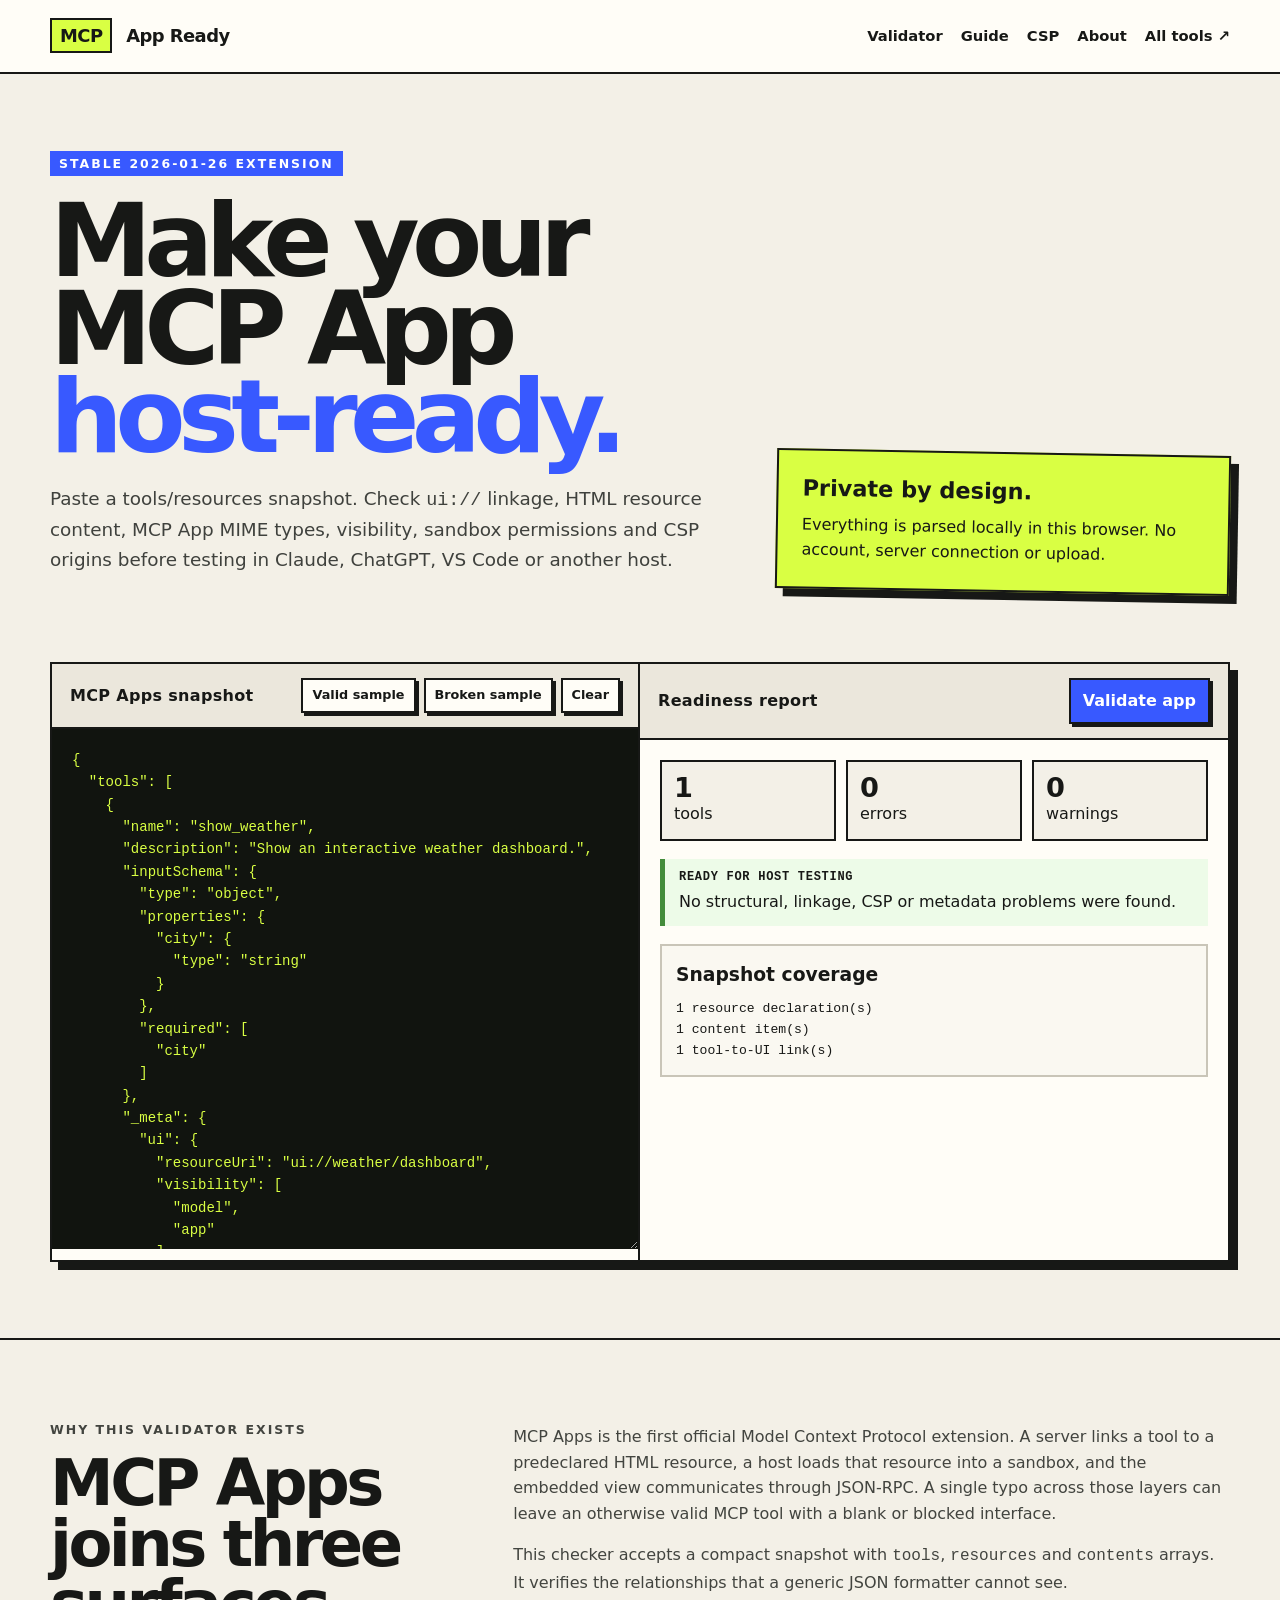
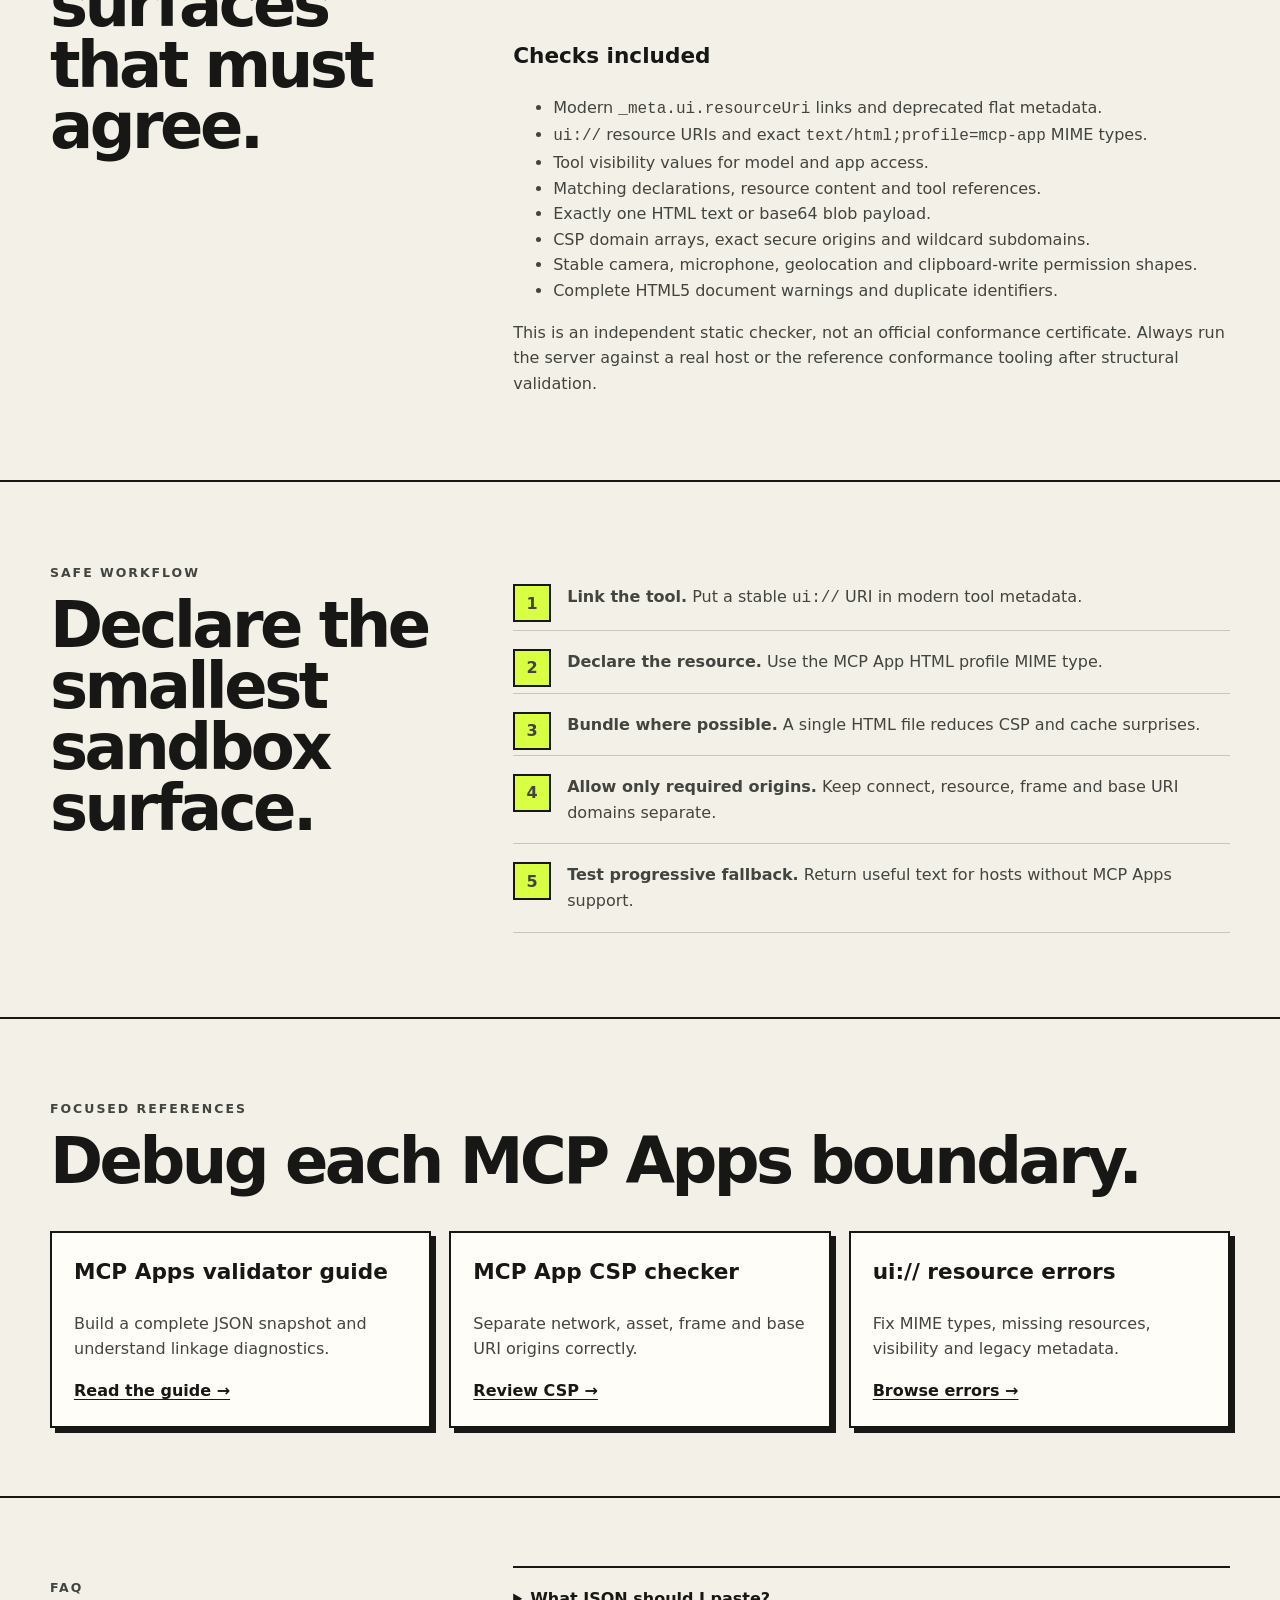
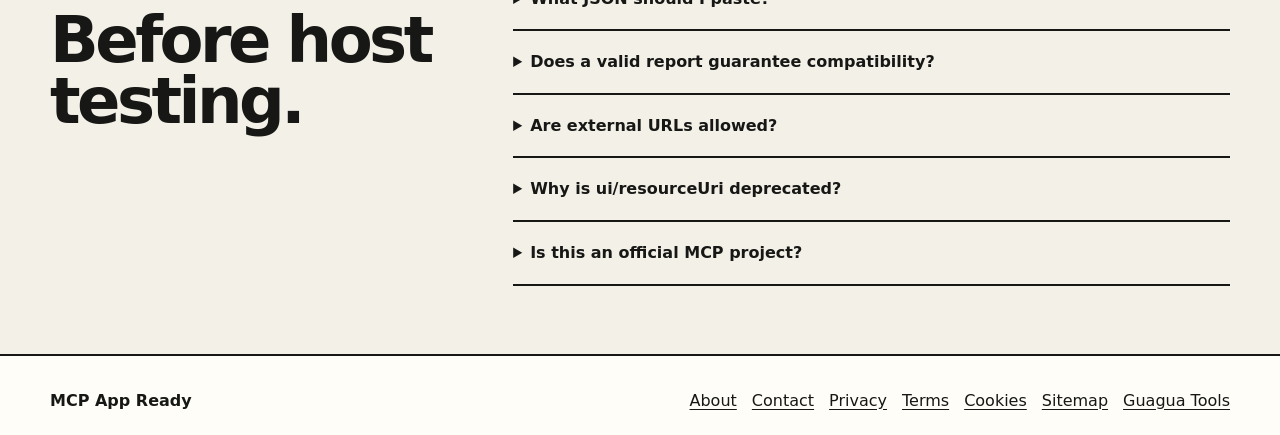
<file: index.html>
<!doctype html>
<html lang="en"><head>
<meta charset="utf-8"><meta name="viewport" content="width=device-width,initial-scale=1">
<title>MCP Apps Validator & CSP Checker — Free Online Tool</title>
<meta name="description" content="Validate MCP Apps tool metadata, ui:// resources, HTML content, CSP origins, permissions and resource links against the stable 2026-01-26 extension.">
<link rel="canonical" href="https://mcpapps.guagua-alvin.top/"><link rel="stylesheet" href="/styles.css"><link rel="icon" href="/favicon.svg" type="image/svg+xml">
<meta property="og:title" content="MCP Apps Validator & CSP Checker"><meta property="og:description" content="Check MCP App resources, tool links and sandbox metadata in your browser."><meta property="og:url" content="https://mcpapps.guagua-alvin.top/"><meta property="og:type" content="website"><meta name="twitter:card" content="summary">
<script async src="https://pagead2.googlesyndication.com/pagead/js/adsbygoogle.js?client=ca-pub-3191558815455000" crossorigin="anonymous"></script>
<script type="application/ld+json">{"@context":"https://schema.org","@type":"SoftwareApplication","name":"MCP App Ready","applicationCategory":"DeveloperApplication","operatingSystem":"Web","url":"https://mcpapps.guagua-alvin.top/","description":"Browser-based validator for MCP Apps tool metadata, UI resources and CSP.","offers":{"@type":"Offer","price":"0","priceCurrency":"USD"},"isAccessibleForFree":true}</script>
<script type="application/ld+json">{"@context":"https://schema.org","@type":"FAQPage","mainEntity":[{"@type":"Question","name":"What does the MCP Apps validator check?","acceptedAnswer":{"@type":"Answer","text":"It checks tool-to-resource links, ui:// URIs, MCP App MIME types, HTML payloads, CSP origins, permissions, visibility and deprecated metadata."}},{"@type":"Question","name":"Does the checker upload my MCP server data?","acceptedAnswer":{"@type":"Answer","text":"No. The pasted JSON is parsed locally in your browser."}},{"@type":"Question","name":"Which MCP Apps version is targeted?","acceptedAnswer":{"@type":"Answer","text":"The checker targets the stable 2026-01-26 MCP Apps extension and notes independent interoperability checks separately."}}]}</script>
</head><body>
<header><div class="shell topbar"><a class="brand" href="/"><span>MCP</span> App Ready</a><nav aria-label="Primary navigation"><a href="#validator">Validator</a><a href="/mcp-apps-validator">Guide</a><a href="/mcp-app-csp">CSP</a><a href="/about">About</a><a href="https://guagua-alvin.top/">All tools ↗</a></nav></div></header>
<main>
<section class="shell hero"><div><p class="eyebrow"><span>Stable 2026-01-26 extension</span></p><h1>Make your MCP App <em>host-ready.</em></h1><p class="lede">Paste a tools/resources snapshot. Check <code>ui://</code> linkage, HTML resource content, MCP App MIME types, visibility, sandbox permissions and CSP origins before testing in Claude, ChatGPT, VS Code or another host.</p></div><aside class="hero-note"><strong>Private by design.</strong>Everything is parsed locally in this browser. No account, server connection or upload.</aside></section>
<section id="validator" class="shell workspace" aria-label="MCP Apps validator"><div class="panel"><div class="panel-head"><h2>MCP Apps snapshot</h2><div class="actions"><button class="small" id="sample">Valid sample</button><button class="small" id="broken">Broken sample</button><button class="small" id="clear">Clear</button></div></div><label class="sr-only" for="manifest-input">MCP Apps JSON snapshot</label><textarea id="manifest-input" spellcheck="false"></textarea></div><div class="panel"><div class="panel-head"><h2>Readiness report</h2><button class="primary" id="validate">Validate app</button></div><div id="results" class="results" aria-live="polite"></div></div></section>
<section class="content"><div class="shell content-grid"><div><p class="kicker">Why this validator exists</p><h2>MCP Apps joins three surfaces that must agree.</h2></div><div><p>MCP Apps is the first official Model Context Protocol extension. A server links a tool to a predeclared HTML resource, a host loads that resource into a sandbox, and the embedded view communicates through JSON-RPC. A single typo across those layers can leave an otherwise valid MCP tool with a blank or blocked interface.</p><p>This checker accepts a compact snapshot with <code>tools</code>, <code>resources</code> and <code>contents</code> arrays. It verifies the relationships that a generic JSON formatter cannot see.</p><h3>Checks included</h3><ul><li>Modern <code>_meta.ui.resourceUri</code> links and deprecated flat metadata.</li><li><code>ui://</code> resource URIs and exact <code>text/html;profile=mcp-app</code> MIME types.</li><li>Tool visibility values for model and app access.</li><li>Matching declarations, resource content and tool references.</li><li>Exactly one HTML text or base64 blob payload.</li><li>CSP domain arrays, exact secure origins and wildcard subdomains.</li><li>Stable camera, microphone, geolocation and clipboard-write permission shapes.</li><li>Complete HTML5 document warnings and duplicate identifiers.</li></ul><p>This is an independent static checker, not an official conformance certificate. Always run the server against a real host or the reference conformance tooling after structural validation.</p></div></div></section>
<section class="content"><div class="shell content-grid"><div><p class="kicker">Safe workflow</p><h2>Declare the smallest sandbox surface.</h2></div><ol class="steps"><li><strong>Link the tool.</strong> Put a stable <code>ui://</code> URI in modern tool metadata.</li><li><strong>Declare the resource.</strong> Use the MCP App HTML profile MIME type.</li><li><strong>Bundle where possible.</strong> A single HTML file reduces CSP and cache surprises.</li><li><strong>Allow only required origins.</strong> Keep connect, resource, frame and base URI domains separate.</li><li><strong>Test progressive fallback.</strong> Return useful text for hosts without MCP Apps support.</li></ol></div></section>
<section class="content"><div class="shell"><p class="kicker">Focused references</p><h2>Debug each MCP Apps boundary.</h2><div class="cards"><article class="card"><h3>MCP Apps validator guide</h3><p>Build a complete JSON snapshot and understand linkage diagnostics.</p><a href="/mcp-apps-validator">Read the guide →</a></article><article class="card"><h3>MCP App CSP checker</h3><p>Separate network, asset, frame and base URI origins correctly.</p><a href="/mcp-app-csp">Review CSP →</a></article><article class="card"><h3>ui:// resource errors</h3><p>Fix MIME types, missing resources, visibility and legacy metadata.</p><a href="/mcp-app-resource-errors">Browse errors →</a></article></div></div></section>
<section class="content faq"><div class="shell content-grid"><div><p class="kicker">FAQ</p><h2>Before host testing.</h2></div><div><details><summary>What JSON should I paste?</summary><p>Use an object containing any combination of tools, resources and resources/read content items. The sample shows the compact shape.</p></details><details><summary>Does a valid report guarantee compatibility?</summary><p>No. It proves only this static snapshot passed the listed checks. Host behavior, HTML execution and JSON-RPC messaging still require runtime testing.</p></details><details><summary>Are external URLs allowed?</summary><p>Only origins declared in the appropriate CSP list may be permitted by the host, and a host may further restrict them.</p></details><details><summary>Why is ui/resourceUri deprecated?</summary><p>The stable extension prefers nested _meta.ui.resourceUri. The flat key remains a compatibility signal but should be migrated.</p></details><details><summary>Is this an official MCP project?</summary><p>No. MCP App Ready is an independent developer utility based on the public stable specification.</p></details></div></div></section>
</main>
<footer><div class="shell footer-row"><strong>MCP App Ready</strong><div class="footer-links"><a href="/about">About</a><a href="/contact">Contact</a><a href="/privacy">Privacy</a><a href="/terms">Terms</a><a href="/cookies">Cookies</a><a href="/sitemap.xml">Sitemap</a><a href="https://guagua-alvin.top/">Guagua Tools</a></div></div></footer>
<script src="/app.js" defer></script></body></html>
</file>
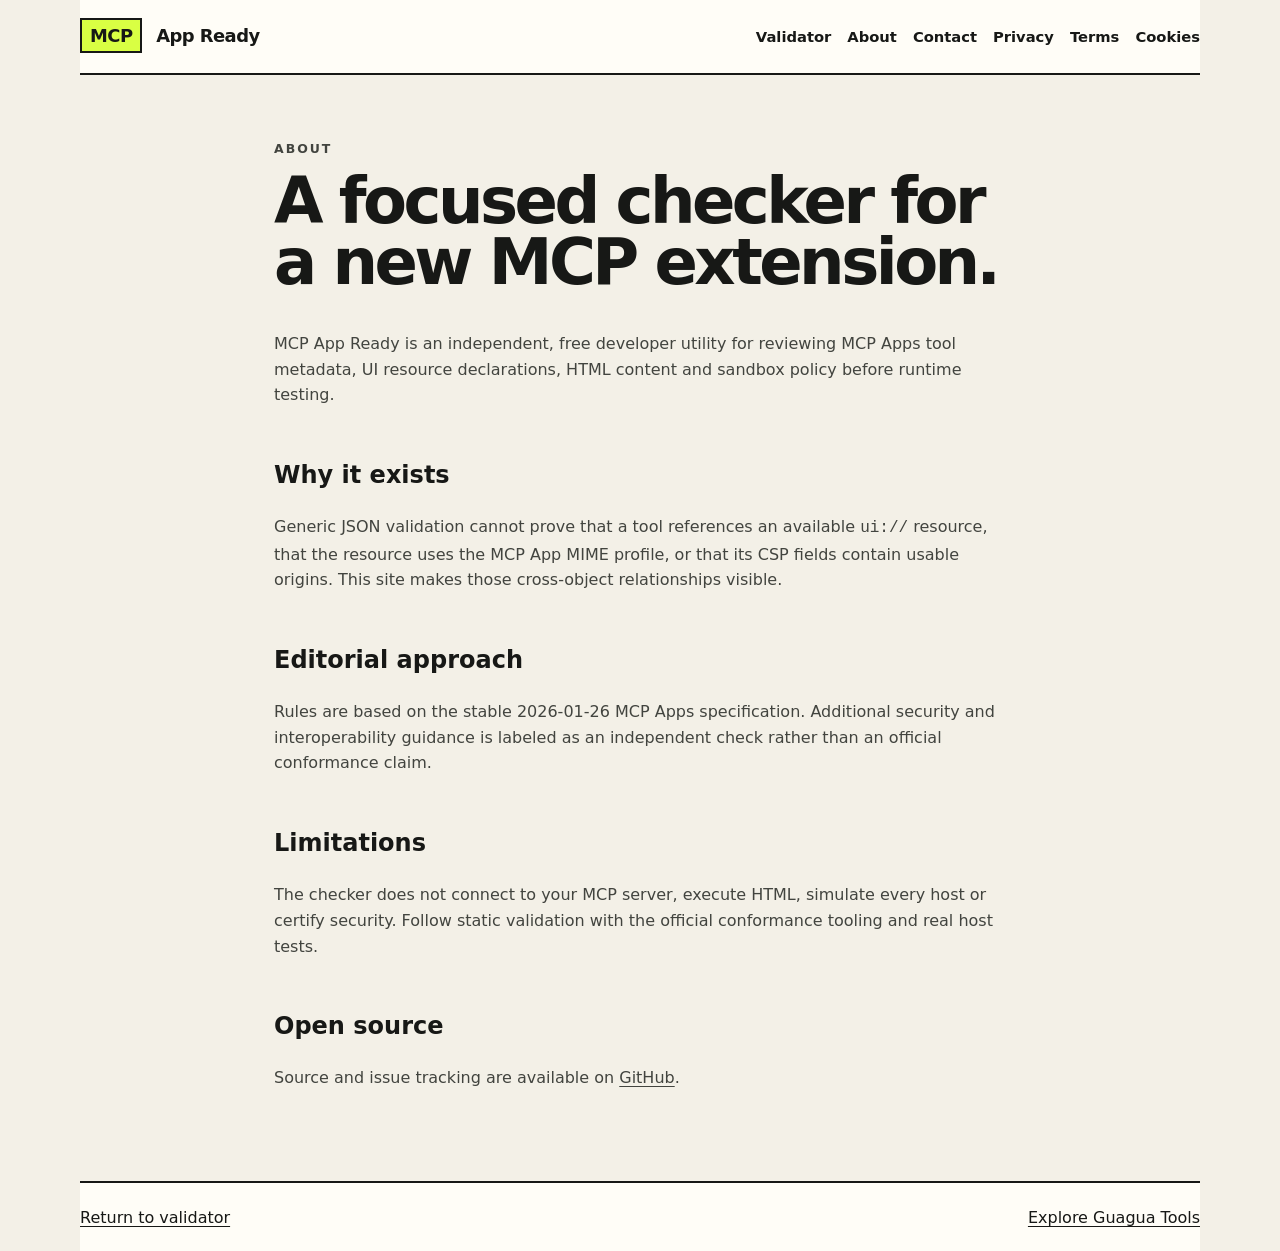
<file: about.html>
<!doctype html><html lang="en"><head><meta charset="utf-8"><meta name="viewport" content="width=device-width,initial-scale=1"><title>About MCP App Ready</title><meta name="description" content="About the independent MCP Apps validator and its specification-based editorial approach."><link rel="canonical" href="https://mcpapps.guagua-alvin.top/about"><link rel="stylesheet" href="/styles.css"><link rel="icon" href="/favicon.svg"><script async src="https://pagead2.googlesyndication.com/pagead/js/adsbygoogle.js?client=ca-pub-3191558815455000" crossorigin="anonymous"></script></head><body><header class="policy-header"><a class="brand" href="/"><span>MCP</span> App Ready</a><nav><a href="/">Validator</a><a href="/about">About</a><a href="/contact">Contact</a><a href="/privacy">Privacy</a><a href="/terms">Terms</a><a href="/cookies">Cookies</a></nav></header><main class="policy-page"><p class="kicker">ABOUT</p><h1>A focused checker for a new MCP extension.</h1><p>MCP App Ready is an independent, free developer utility for reviewing MCP Apps tool metadata, UI resource declarations, HTML content and sandbox policy before runtime testing.</p><h2>Why it exists</h2><p>Generic JSON validation cannot prove that a tool references an available <code>ui://</code> resource, that the resource uses the MCP App MIME profile, or that its CSP fields contain usable origins. This site makes those cross-object relationships visible.</p><h2>Editorial approach</h2><p>Rules are based on the stable 2026-01-26 MCP Apps specification. Additional security and interoperability guidance is labeled as an independent check rather than an official conformance claim.</p><h2>Limitations</h2><p>The checker does not connect to your MCP server, execute HTML, simulate every host or certify security. Follow static validation with the official conformance tooling and real host tests.</p><h2>Open source</h2><p>Source and issue tracking are available on <a href="https://github.com/dmf6009/mcp-app-validator" rel="noopener">GitHub</a>.</p></main><footer class="policy-footer"><a href="/">Return to validator</a><a href="https://guagua-alvin.top/">Explore Guagua Tools</a></footer></body></html>
</file>
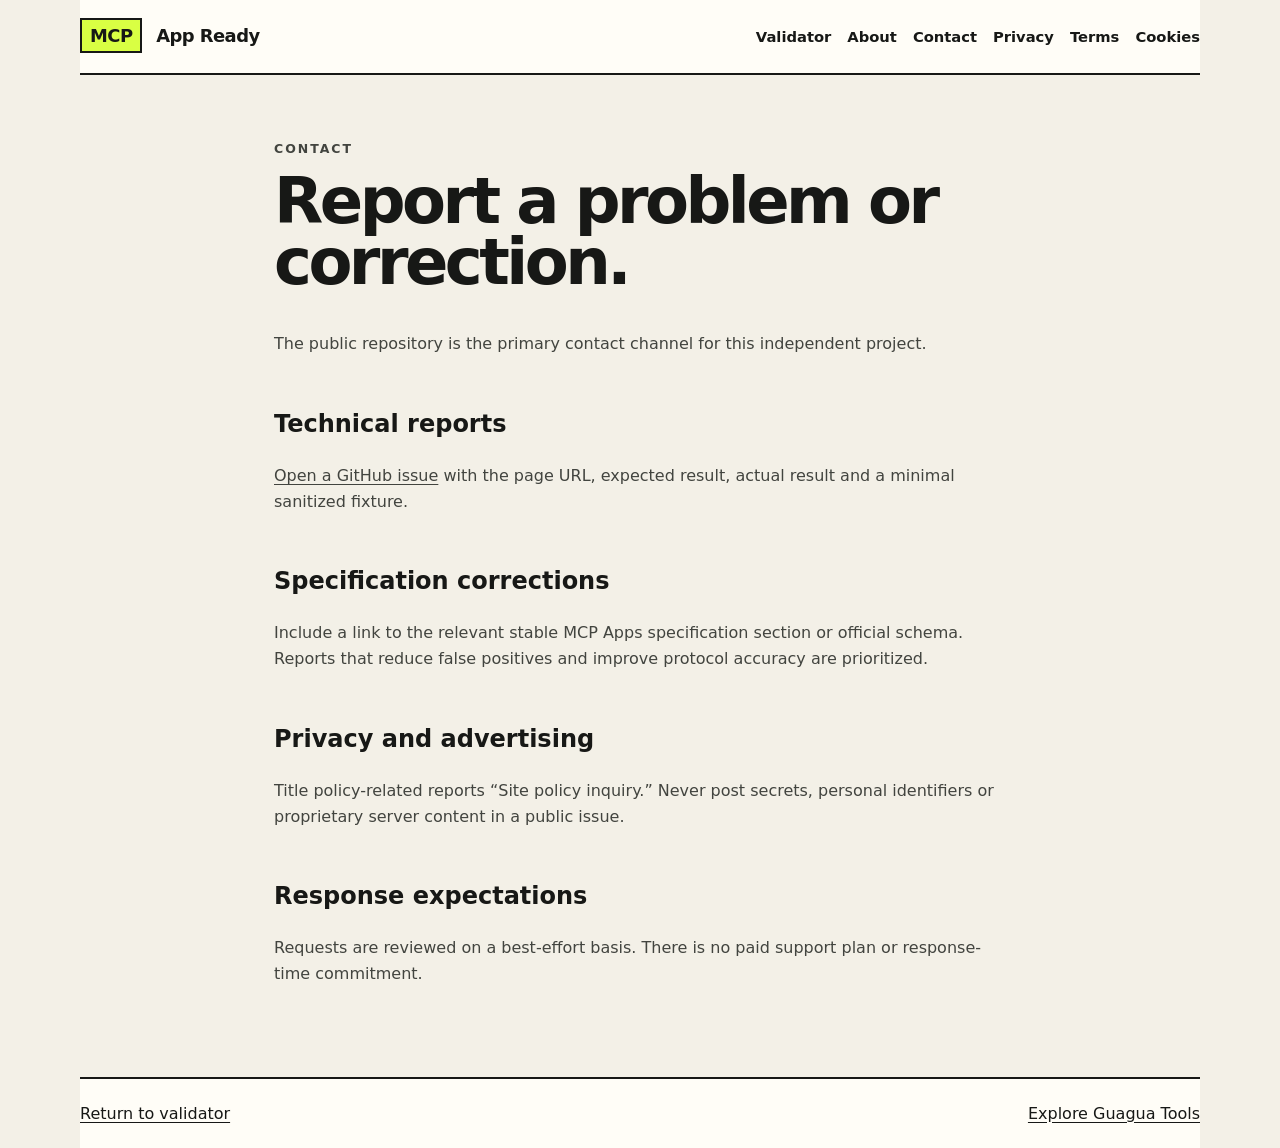
<file: contact.html>
<!doctype html><html lang="en"><head><meta charset="utf-8"><meta name="viewport" content="width=device-width,initial-scale=1"><title>Contact MCP App Ready</title><meta name="description" content="Report a validator bug, specification correction, privacy question or advertising concern."><link rel="canonical" href="https://mcpapps.guagua-alvin.top/contact"><link rel="stylesheet" href="/styles.css"><link rel="icon" href="/favicon.svg"><script async src="https://pagead2.googlesyndication.com/pagead/js/adsbygoogle.js?client=ca-pub-3191558815455000" crossorigin="anonymous"></script></head><body><header class="policy-header"><a class="brand" href="/"><span>MCP</span> App Ready</a><nav><a href="/">Validator</a><a href="/about">About</a><a href="/contact">Contact</a><a href="/privacy">Privacy</a><a href="/terms">Terms</a><a href="/cookies">Cookies</a></nav></header><main class="policy-page"><p class="kicker">CONTACT</p><h1>Report a problem or correction.</h1><p>The public repository is the primary contact channel for this independent project.</p><h2>Technical reports</h2><p><a href="https://github.com/dmf6009/mcp-app-validator/issues" rel="noopener">Open a GitHub issue</a> with the page URL, expected result, actual result and a minimal sanitized fixture.</p><h2>Specification corrections</h2><p>Include a link to the relevant stable MCP Apps specification section or official schema. Reports that reduce false positives and improve protocol accuracy are prioritized.</p><h2>Privacy and advertising</h2><p>Title policy-related reports “Site policy inquiry.” Never post secrets, personal identifiers or proprietary server content in a public issue.</p><h2>Response expectations</h2><p>Requests are reviewed on a best-effort basis. There is no paid support plan or response-time commitment.</p></main><footer class="policy-footer"><a href="/">Return to validator</a><a href="https://guagua-alvin.top/">Explore Guagua Tools</a></footer></body></html>
</file>
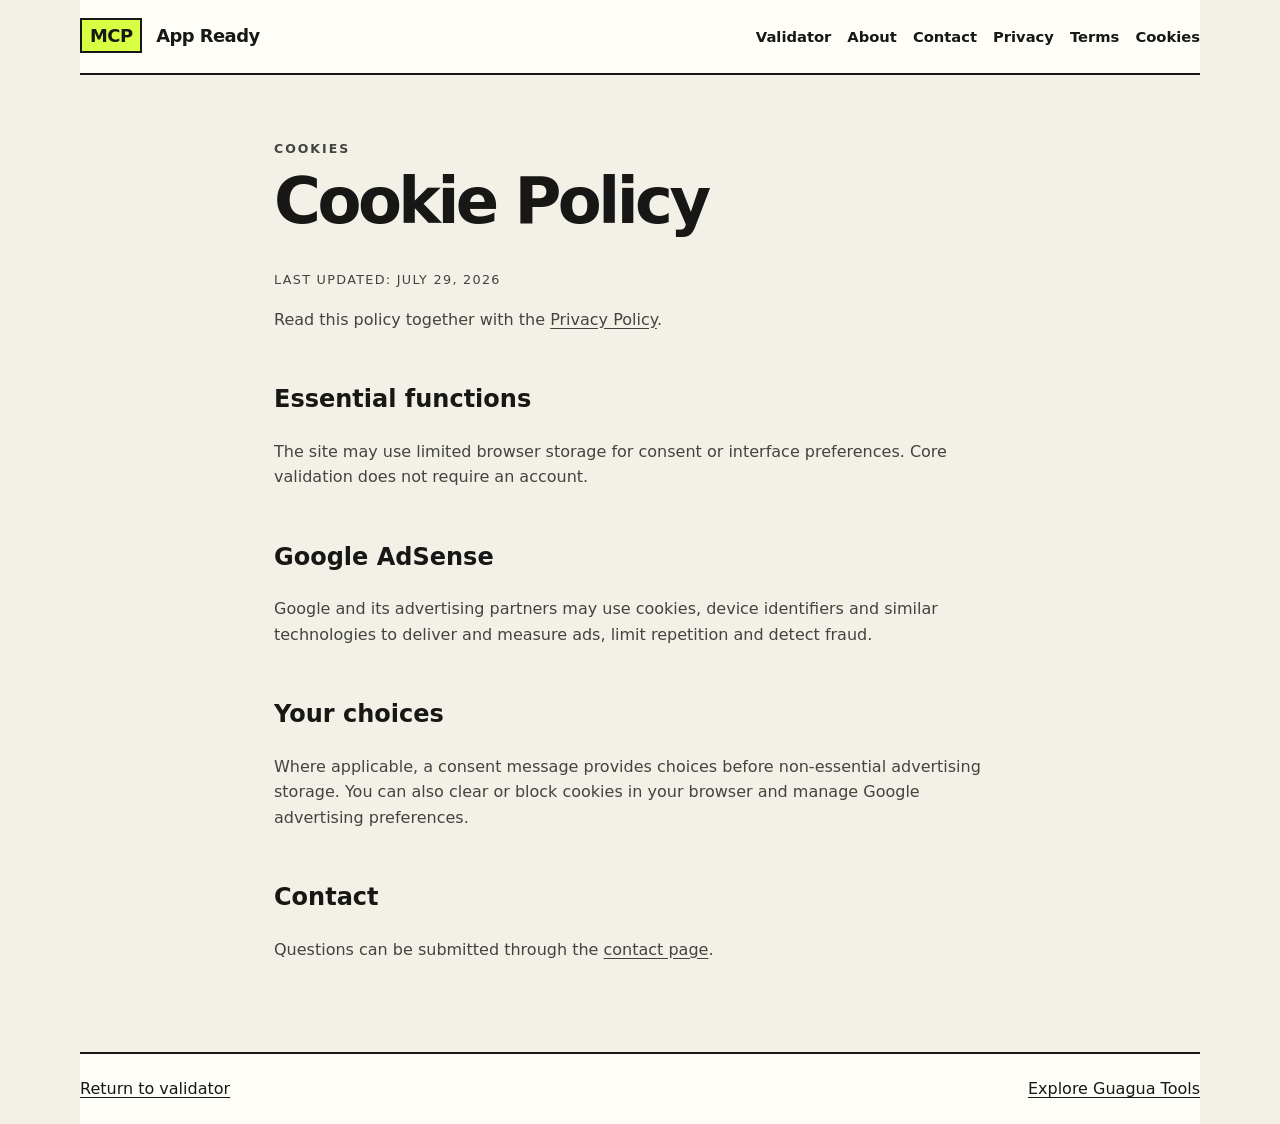
<file: cookies.html>
<!doctype html><html lang="en"><head><meta charset="utf-8"><meta name="viewport" content="width=device-width,initial-scale=1"><title>Cookie Policy | MCP App Ready</title><meta name="description" content="How MCP App Ready and Google AdSense use cookies and similar browser technologies."><link rel="canonical" href="https://mcpapps.guagua-alvin.top/cookies"><link rel="stylesheet" href="/styles.css"><link rel="icon" href="/favicon.svg"><script async src="https://pagead2.googlesyndication.com/pagead/js/adsbygoogle.js?client=ca-pub-3191558815455000" crossorigin="anonymous"></script></head><body><header class="policy-header"><a class="brand" href="/"><span>MCP</span> App Ready</a><nav><a href="/">Validator</a><a href="/about">About</a><a href="/contact">Contact</a><a href="/privacy">Privacy</a><a href="/terms">Terms</a><a href="/cookies">Cookies</a></nav></header><main class="policy-page"><p class="kicker">COOKIES</p><h1>Cookie Policy</h1><p class="updated">Last updated: July 29, 2026</p><p>Read this policy together with the <a href="/privacy">Privacy Policy</a>.</p><h2>Essential functions</h2><p>The site may use limited browser storage for consent or interface preferences. Core validation does not require an account.</p><h2>Google AdSense</h2><p>Google and its advertising partners may use cookies, device identifiers and similar technologies to deliver and measure ads, limit repetition and detect fraud.</p><h2>Your choices</h2><p>Where applicable, a consent message provides choices before non-essential advertising storage. You can also clear or block cookies in your browser and manage Google advertising preferences.</p><h2>Contact</h2><p>Questions can be submitted through the <a href="/contact">contact page</a>.</p></main><footer class="policy-footer"><a href="/">Return to validator</a><a href="https://guagua-alvin.top/">Explore Guagua Tools</a></footer></body></html>
</file>
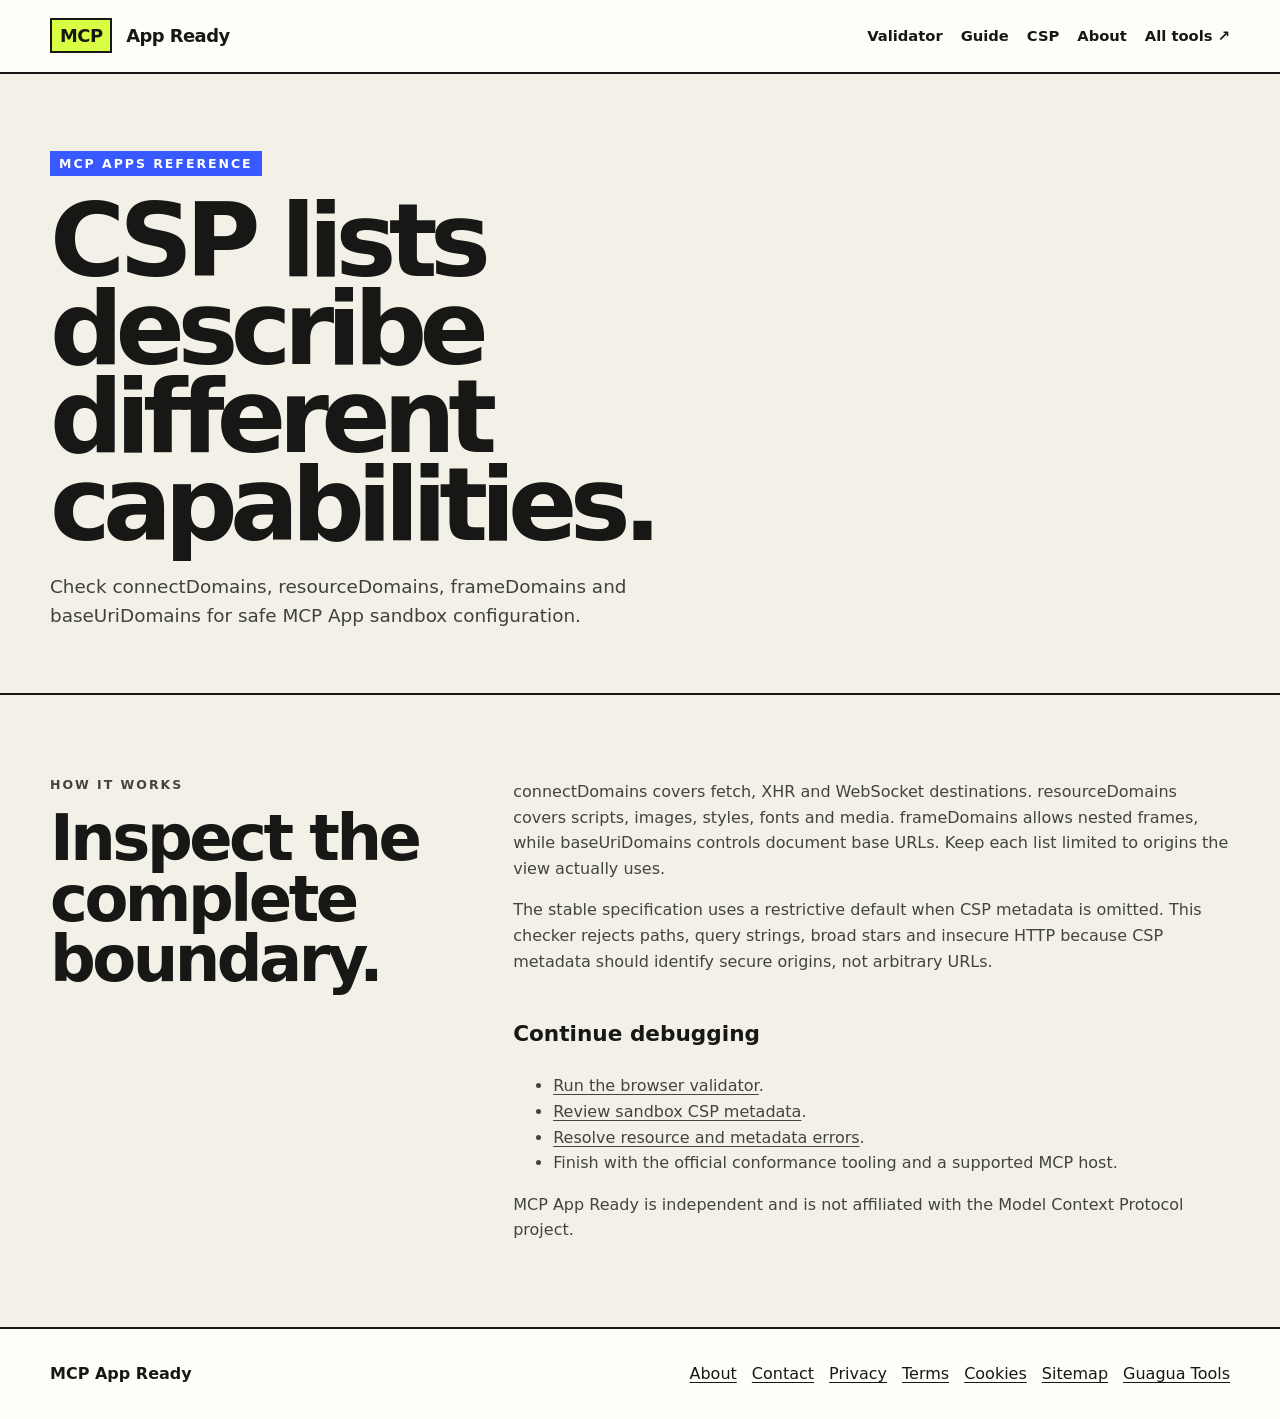
<file: mcp-app-csp.html>
<!doctype html>
<html lang="en"><head><meta charset="utf-8"><meta name="viewport" content="width=device-width,initial-scale=1"><title>MCP App CSP Checker Guide — MCP App Ready</title><meta name="description" content="Check connectDomains, resourceDomains, frameDomains and baseUriDomains for safe MCP App sandbox configuration."><link rel="canonical" href="https://mcpapps.guagua-alvin.top/mcp-app-csp"><link rel="stylesheet" href="/styles.css"><link rel="icon" href="/favicon.svg"><script async src="https://pagead2.googlesyndication.com/pagead/js/adsbygoogle.js?client=ca-pub-3191558815455000" crossorigin="anonymous"></script></head><body><header><div class="shell topbar"><a class="brand" href="/"><span>MCP</span> App Ready</a><nav aria-label="Primary navigation"><a href="/">Validator</a><a href="/mcp-apps-validator">Guide</a><a href="/mcp-app-csp">CSP</a><a href="/about">About</a><a href="https://guagua-alvin.top/">All tools ↗</a></nav></div></header><main><section class="shell hero"><div><p class="eyebrow"><span>MCP Apps reference</span></p><h1>CSP lists describe different capabilities.</h1><p class="lede">Check connectDomains, resourceDomains, frameDomains and baseUriDomains for safe MCP App sandbox configuration.</p></div></section><section class="content"><div class="shell content-grid"><div><p class="kicker">How it works</p><h2>Inspect the complete boundary.</h2></div><div><p>connectDomains covers fetch, XHR and WebSocket destinations. resourceDomains covers scripts, images, styles, fonts and media. frameDomains allows nested frames, while baseUriDomains controls document base URLs. Keep each list limited to origins the view actually uses.</p><p>The stable specification uses a restrictive default when CSP metadata is omitted. This checker rejects paths, query strings, broad stars and insecure HTTP because CSP metadata should identify secure origins, not arbitrary URLs.</p><h3>Continue debugging</h3><ul><li><a href="/">Run the browser validator</a>.</li><li><a href="/mcp-app-csp">Review sandbox CSP metadata</a>.</li><li><a href="/mcp-app-resource-errors">Resolve resource and metadata errors</a>.</li><li>Finish with the official conformance tooling and a supported MCP host.</li></ul><p>MCP App Ready is independent and is not affiliated with the Model Context Protocol project.</p></div></div></section></main><footer><div class="shell footer-row"><strong>MCP App Ready</strong><div class="footer-links"><a href="/about">About</a><a href="/contact">Contact</a><a href="/privacy">Privacy</a><a href="/terms">Terms</a><a href="/cookies">Cookies</a><a href="/sitemap.xml">Sitemap</a><a href="https://guagua-alvin.top/">Guagua Tools</a></div></div></footer></body></html>
</file>
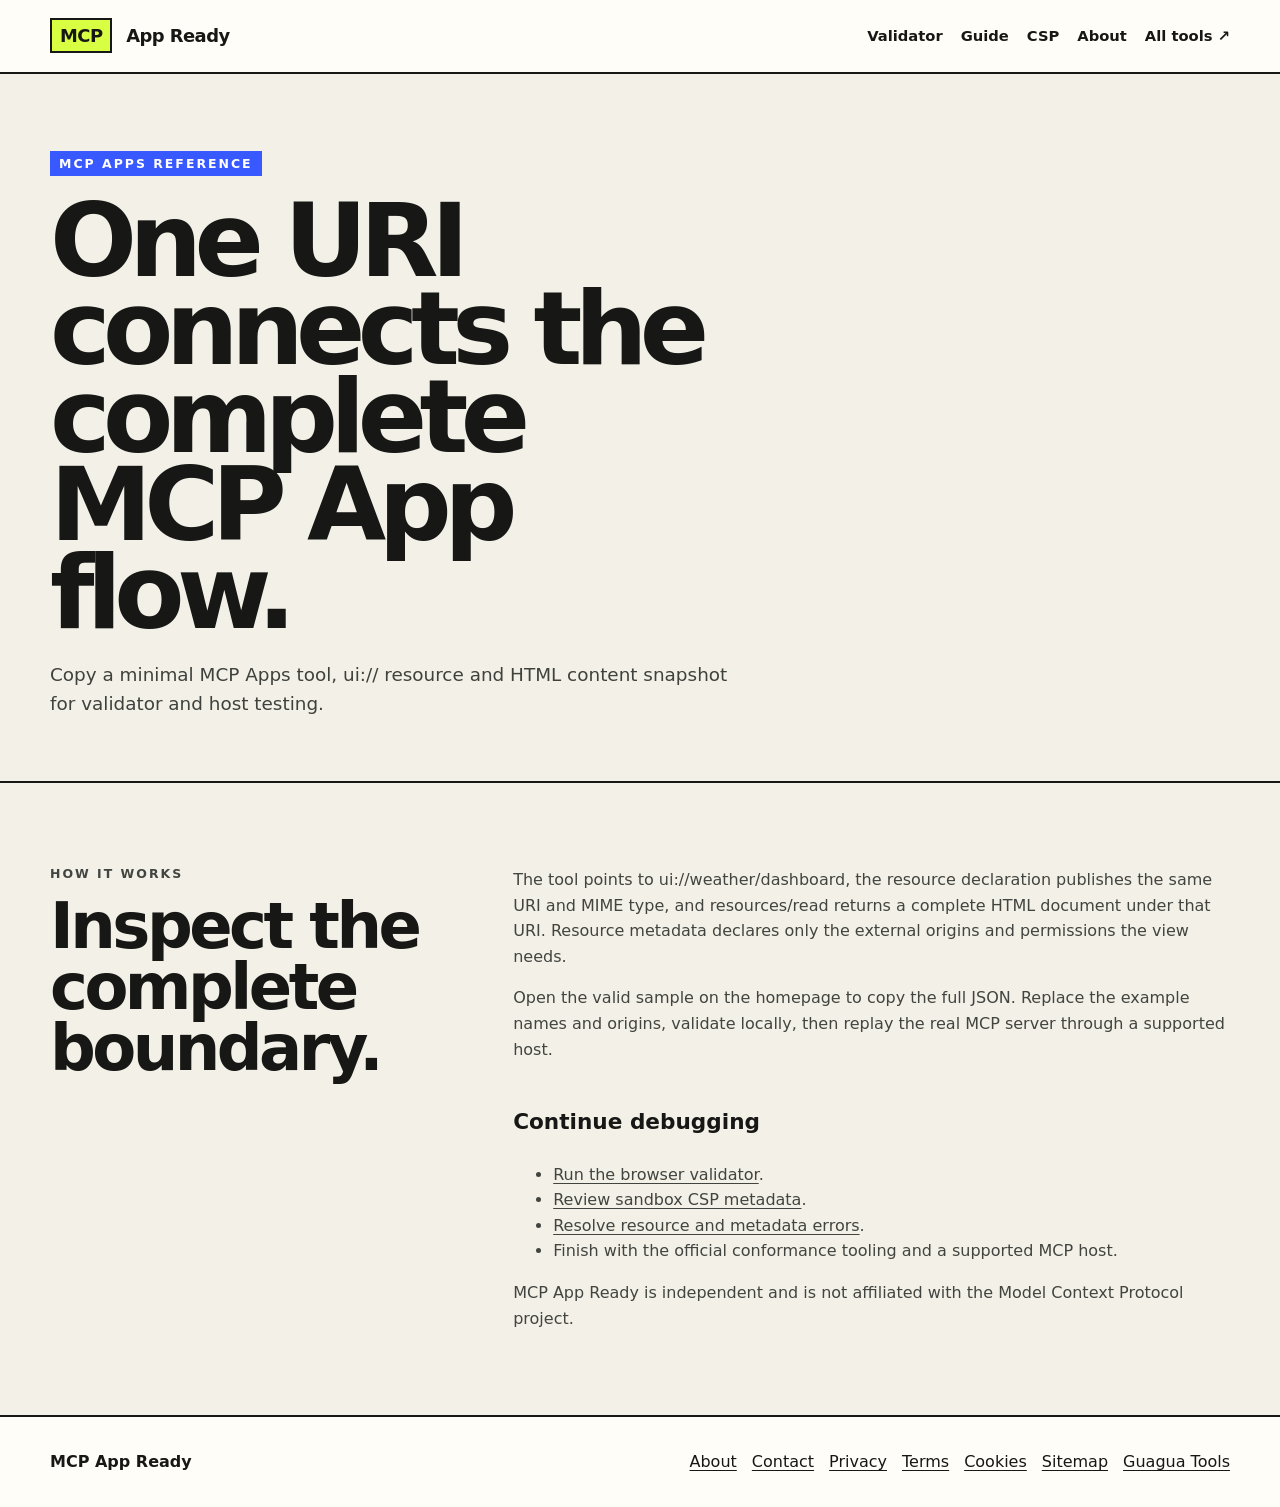
<file: mcp-app-json-example.html>
<!doctype html>
<html lang="en"><head><meta charset="utf-8"><meta name="viewport" content="width=device-width,initial-scale=1"><title>MCP App JSON Example for Tools and UI Resources — MCP App Ready</title><meta name="description" content="Copy a minimal MCP Apps tool, ui:// resource and HTML content snapshot for validator and host testing."><link rel="canonical" href="https://mcpapps.guagua-alvin.top/mcp-app-json-example"><link rel="stylesheet" href="/styles.css"><link rel="icon" href="/favicon.svg"><script async src="https://pagead2.googlesyndication.com/pagead/js/adsbygoogle.js?client=ca-pub-3191558815455000" crossorigin="anonymous"></script></head><body><header><div class="shell topbar"><a class="brand" href="/"><span>MCP</span> App Ready</a><nav aria-label="Primary navigation"><a href="/">Validator</a><a href="/mcp-apps-validator">Guide</a><a href="/mcp-app-csp">CSP</a><a href="/about">About</a><a href="https://guagua-alvin.top/">All tools ↗</a></nav></div></header><main><section class="shell hero"><div><p class="eyebrow"><span>MCP Apps reference</span></p><h1>One URI connects the complete MCP App flow.</h1><p class="lede">Copy a minimal MCP Apps tool, ui:// resource and HTML content snapshot for validator and host testing.</p></div></section><section class="content"><div class="shell content-grid"><div><p class="kicker">How it works</p><h2>Inspect the complete boundary.</h2></div><div><p>The tool points to ui://weather/dashboard, the resource declaration publishes the same URI and MIME type, and resources/read returns a complete HTML document under that URI. Resource metadata declares only the external origins and permissions the view needs.</p><p>Open the valid sample on the homepage to copy the full JSON. Replace the example names and origins, validate locally, then replay the real MCP server through a supported host.</p><h3>Continue debugging</h3><ul><li><a href="/">Run the browser validator</a>.</li><li><a href="/mcp-app-csp">Review sandbox CSP metadata</a>.</li><li><a href="/mcp-app-resource-errors">Resolve resource and metadata errors</a>.</li><li>Finish with the official conformance tooling and a supported MCP host.</li></ul><p>MCP App Ready is independent and is not affiliated with the Model Context Protocol project.</p></div></div></section></main><footer><div class="shell footer-row"><strong>MCP App Ready</strong><div class="footer-links"><a href="/about">About</a><a href="/contact">Contact</a><a href="/privacy">Privacy</a><a href="/terms">Terms</a><a href="/cookies">Cookies</a><a href="/sitemap.xml">Sitemap</a><a href="https://guagua-alvin.top/">Guagua Tools</a></div></div></footer></body></html>
</file>
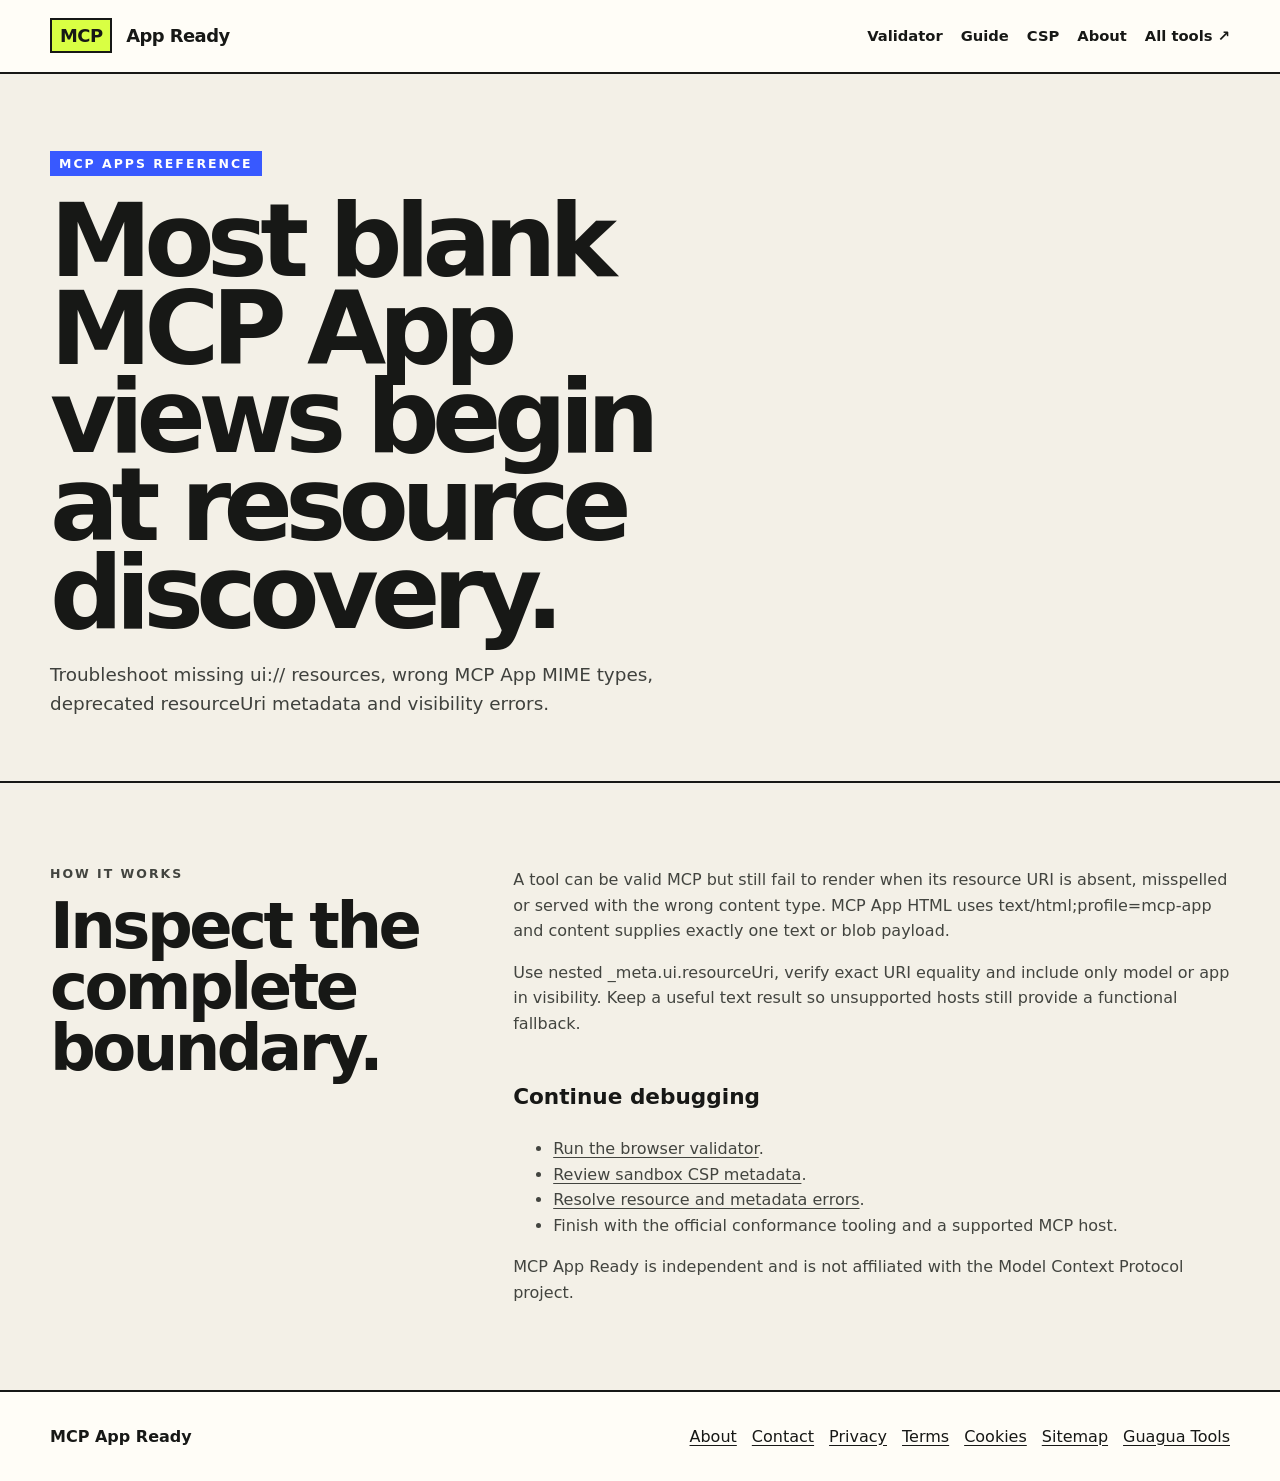
<file: mcp-app-resource-errors.html>
<!doctype html>
<html lang="en"><head><meta charset="utf-8"><meta name="viewport" content="width=device-width,initial-scale=1"><title>MCP App Resource Errors: ui://, MIME and Metadata — MCP App Ready</title><meta name="description" content="Troubleshoot missing ui:// resources, wrong MCP App MIME types, deprecated resourceUri metadata and visibility errors."><link rel="canonical" href="https://mcpapps.guagua-alvin.top/mcp-app-resource-errors"><link rel="stylesheet" href="/styles.css"><link rel="icon" href="/favicon.svg"><script async src="https://pagead2.googlesyndication.com/pagead/js/adsbygoogle.js?client=ca-pub-3191558815455000" crossorigin="anonymous"></script></head><body><header><div class="shell topbar"><a class="brand" href="/"><span>MCP</span> App Ready</a><nav aria-label="Primary navigation"><a href="/">Validator</a><a href="/mcp-apps-validator">Guide</a><a href="/mcp-app-csp">CSP</a><a href="/about">About</a><a href="https://guagua-alvin.top/">All tools ↗</a></nav></div></header><main><section class="shell hero"><div><p class="eyebrow"><span>MCP Apps reference</span></p><h1>Most blank MCP App views begin at resource discovery.</h1><p class="lede">Troubleshoot missing ui:// resources, wrong MCP App MIME types, deprecated resourceUri metadata and visibility errors.</p></div></section><section class="content"><div class="shell content-grid"><div><p class="kicker">How it works</p><h2>Inspect the complete boundary.</h2></div><div><p>A tool can be valid MCP but still fail to render when its resource URI is absent, misspelled or served with the wrong content type. MCP App HTML uses text/html;profile=mcp-app and content supplies exactly one text or blob payload.</p><p>Use nested _meta.ui.resourceUri, verify exact URI equality and include only model or app in visibility. Keep a useful text result so unsupported hosts still provide a functional fallback.</p><h3>Continue debugging</h3><ul><li><a href="/">Run the browser validator</a>.</li><li><a href="/mcp-app-csp">Review sandbox CSP metadata</a>.</li><li><a href="/mcp-app-resource-errors">Resolve resource and metadata errors</a>.</li><li>Finish with the official conformance tooling and a supported MCP host.</li></ul><p>MCP App Ready is independent and is not affiliated with the Model Context Protocol project.</p></div></div></section></main><footer><div class="shell footer-row"><strong>MCP App Ready</strong><div class="footer-links"><a href="/about">About</a><a href="/contact">Contact</a><a href="/privacy">Privacy</a><a href="/terms">Terms</a><a href="/cookies">Cookies</a><a href="/sitemap.xml">Sitemap</a><a href="https://guagua-alvin.top/">Guagua Tools</a></div></div></footer></body></html>
</file>
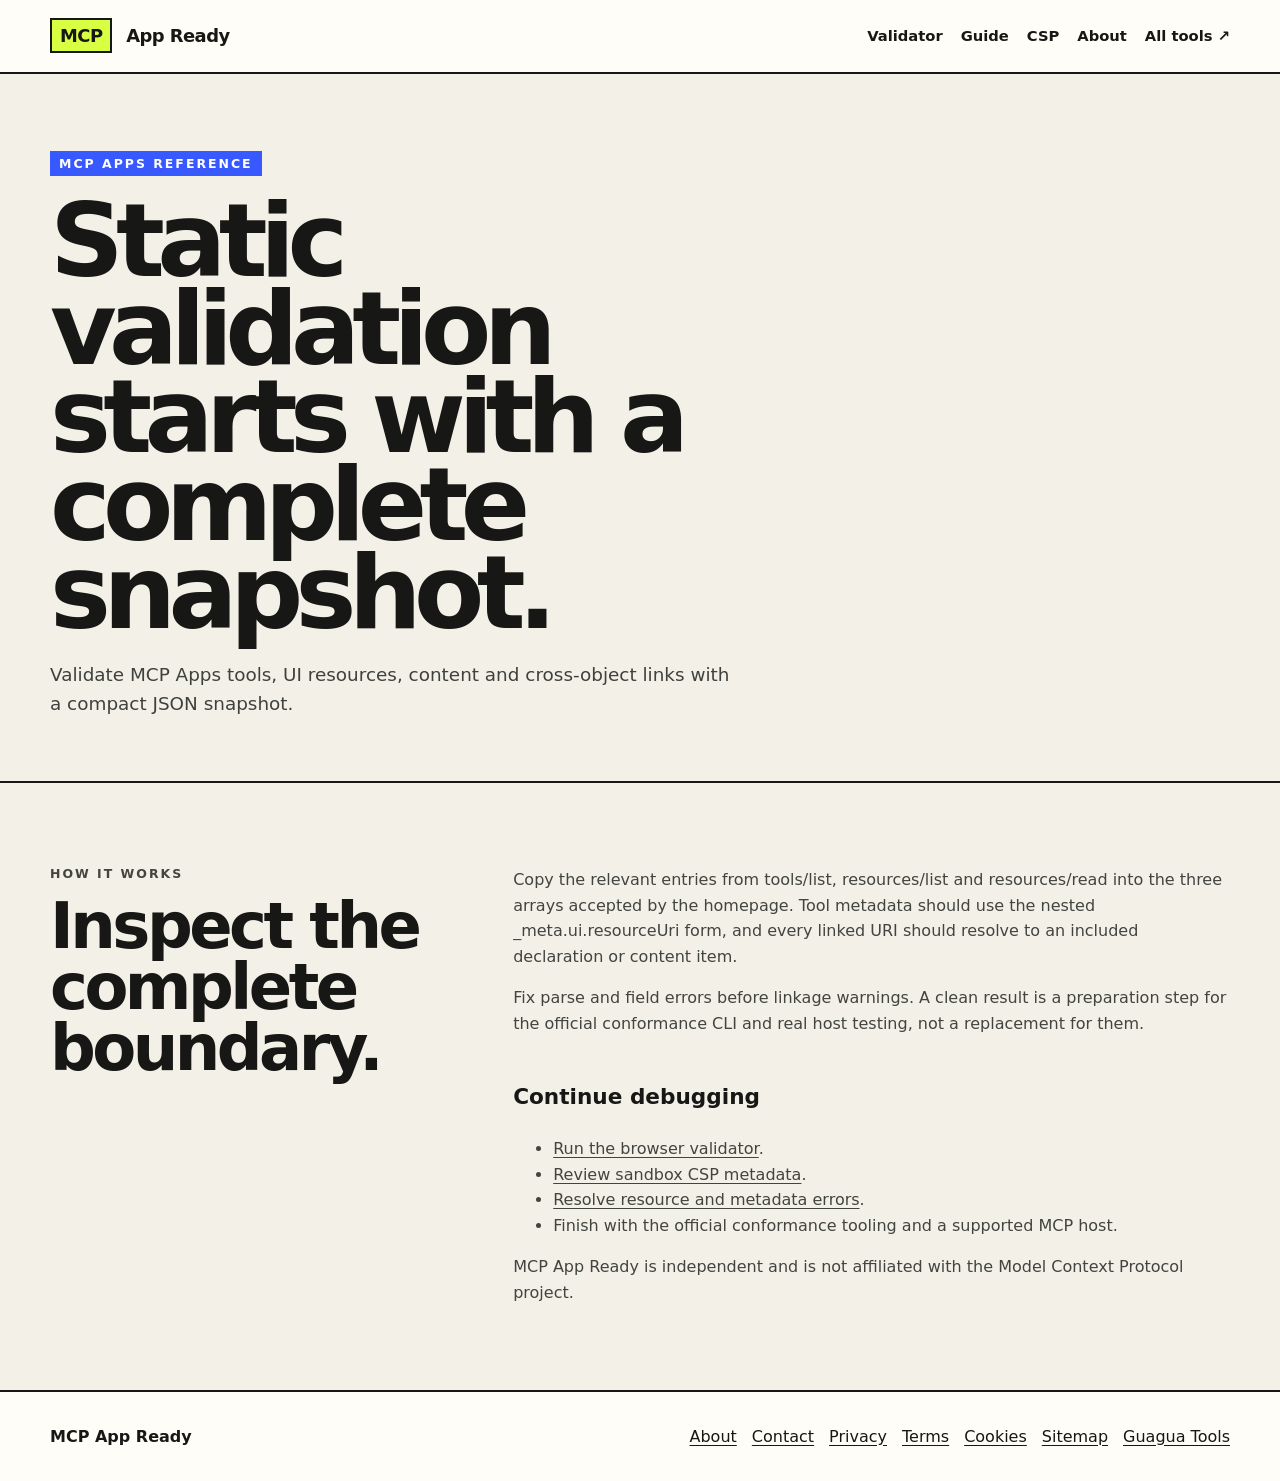
<file: mcp-apps-validator.html>
<!doctype html>
<html lang="en"><head><meta charset="utf-8"><meta name="viewport" content="width=device-width,initial-scale=1"><title>MCP Apps Validator Guide — MCP App Ready</title><meta name="description" content="Validate MCP Apps tools, UI resources, content and cross-object links with a compact JSON snapshot."><link rel="canonical" href="https://mcpapps.guagua-alvin.top/mcp-apps-validator"><link rel="stylesheet" href="/styles.css"><link rel="icon" href="/favicon.svg"><script async src="https://pagead2.googlesyndication.com/pagead/js/adsbygoogle.js?client=ca-pub-3191558815455000" crossorigin="anonymous"></script></head><body><header><div class="shell topbar"><a class="brand" href="/"><span>MCP</span> App Ready</a><nav aria-label="Primary navigation"><a href="/">Validator</a><a href="/mcp-apps-validator">Guide</a><a href="/mcp-app-csp">CSP</a><a href="/about">About</a><a href="https://guagua-alvin.top/">All tools ↗</a></nav></div></header><main><section class="shell hero"><div><p class="eyebrow"><span>MCP Apps reference</span></p><h1>Static validation starts with a complete snapshot.</h1><p class="lede">Validate MCP Apps tools, UI resources, content and cross-object links with a compact JSON snapshot.</p></div></section><section class="content"><div class="shell content-grid"><div><p class="kicker">How it works</p><h2>Inspect the complete boundary.</h2></div><div><p>Copy the relevant entries from tools/list, resources/list and resources/read into the three arrays accepted by the homepage. Tool metadata should use the nested _meta.ui.resourceUri form, and every linked URI should resolve to an included declaration or content item.</p><p>Fix parse and field errors before linkage warnings. A clean result is a preparation step for the official conformance CLI and real host testing, not a replacement for them.</p><h3>Continue debugging</h3><ul><li><a href="/">Run the browser validator</a>.</li><li><a href="/mcp-app-csp">Review sandbox CSP metadata</a>.</li><li><a href="/mcp-app-resource-errors">Resolve resource and metadata errors</a>.</li><li>Finish with the official conformance tooling and a supported MCP host.</li></ul><p>MCP App Ready is independent and is not affiliated with the Model Context Protocol project.</p></div></div></section></main><footer><div class="shell footer-row"><strong>MCP App Ready</strong><div class="footer-links"><a href="/about">About</a><a href="/contact">Contact</a><a href="/privacy">Privacy</a><a href="/terms">Terms</a><a href="/cookies">Cookies</a><a href="/sitemap.xml">Sitemap</a><a href="https://guagua-alvin.top/">Guagua Tools</a></div></div></footer></body></html>
</file>
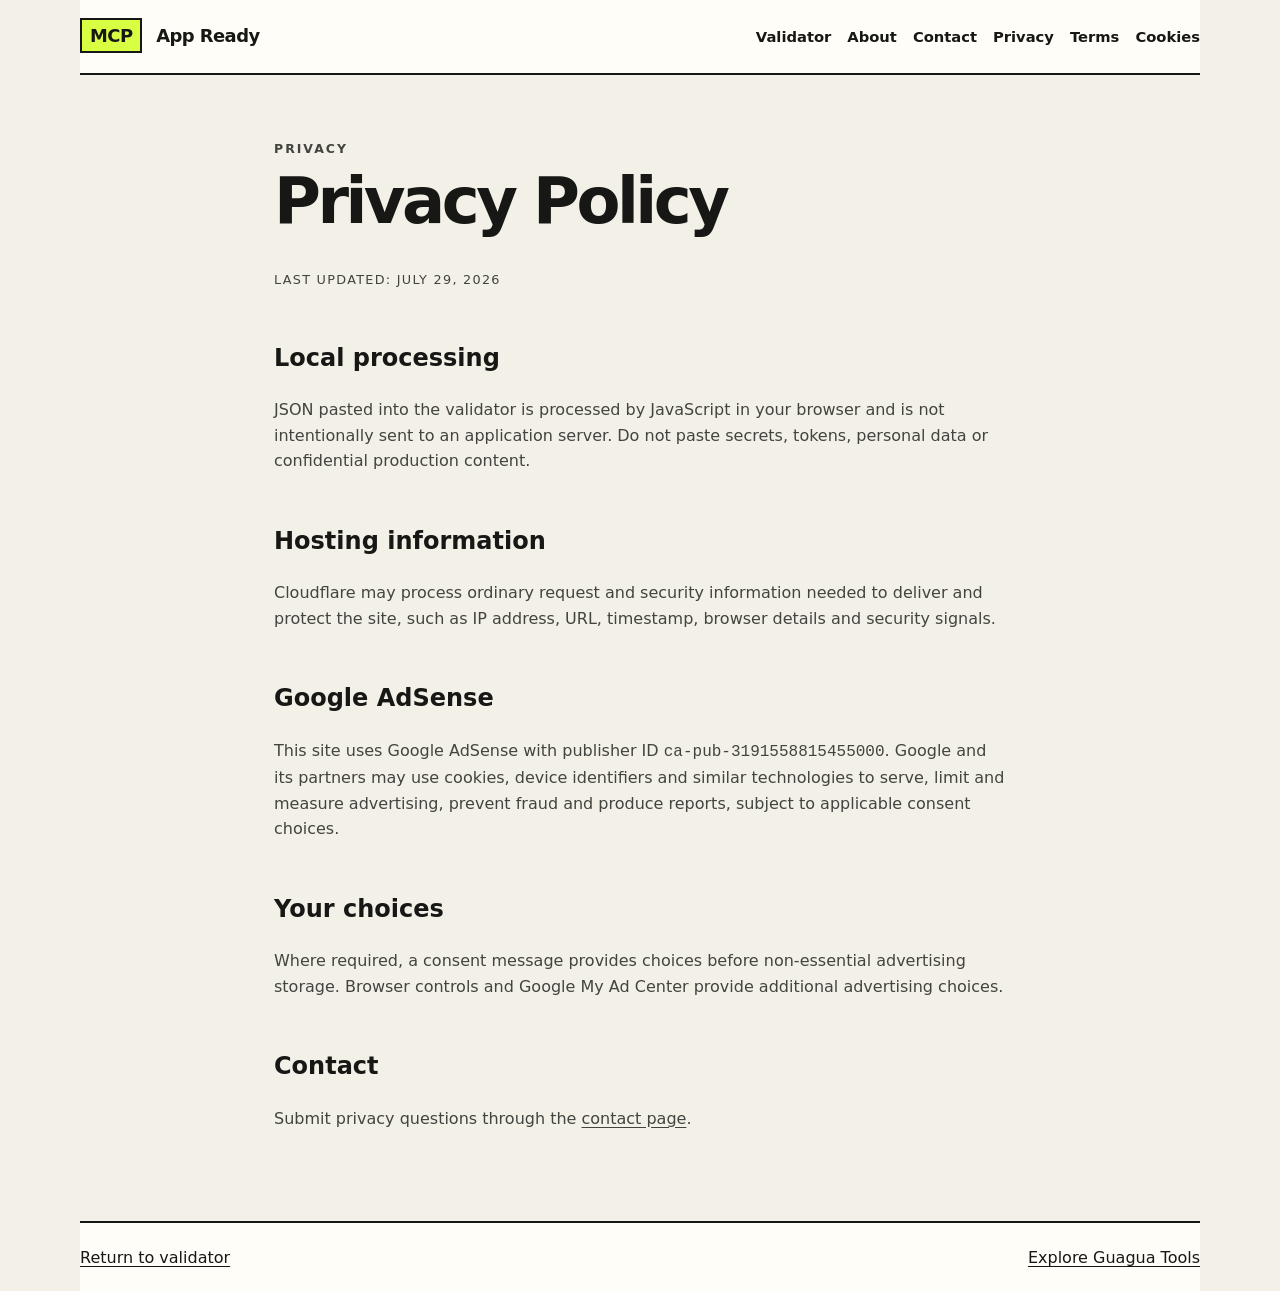
<file: privacy.html>
<!doctype html><html lang="en"><head><meta charset="utf-8"><meta name="viewport" content="width=device-width,initial-scale=1"><title>Privacy Policy | MCP App Ready</title><meta name="description" content="Privacy policy covering local validation, Cloudflare delivery and Google AdSense."><link rel="canonical" href="https://mcpapps.guagua-alvin.top/privacy"><link rel="stylesheet" href="/styles.css"><link rel="icon" href="/favicon.svg"><script async src="https://pagead2.googlesyndication.com/pagead/js/adsbygoogle.js?client=ca-pub-3191558815455000" crossorigin="anonymous"></script></head><body><header class="policy-header"><a class="brand" href="/"><span>MCP</span> App Ready</a><nav><a href="/">Validator</a><a href="/about">About</a><a href="/contact">Contact</a><a href="/privacy">Privacy</a><a href="/terms">Terms</a><a href="/cookies">Cookies</a></nav></header><main class="policy-page"><p class="kicker">PRIVACY</p><h1>Privacy Policy</h1><p class="updated">Last updated: July 29, 2026</p><h2>Local processing</h2><p>JSON pasted into the validator is processed by JavaScript in your browser and is not intentionally sent to an application server. Do not paste secrets, tokens, personal data or confidential production content.</p><h2>Hosting information</h2><p>Cloudflare may process ordinary request and security information needed to deliver and protect the site, such as IP address, URL, timestamp, browser details and security signals.</p><h2>Google AdSense</h2><p>This site uses Google AdSense with publisher ID <code>ca-pub-3191558815455000</code>. Google and its partners may use cookies, device identifiers and similar technologies to serve, limit and measure advertising, prevent fraud and produce reports, subject to applicable consent choices.</p><h2>Your choices</h2><p>Where required, a consent message provides choices before non-essential advertising storage. Browser controls and Google My Ad Center provide additional advertising choices.</p><h2>Contact</h2><p>Submit privacy questions through the <a href="/contact">contact page</a>.</p></main><footer class="policy-footer"><a href="/">Return to validator</a><a href="https://guagua-alvin.top/">Explore Guagua Tools</a></footer></body></html>
</file>
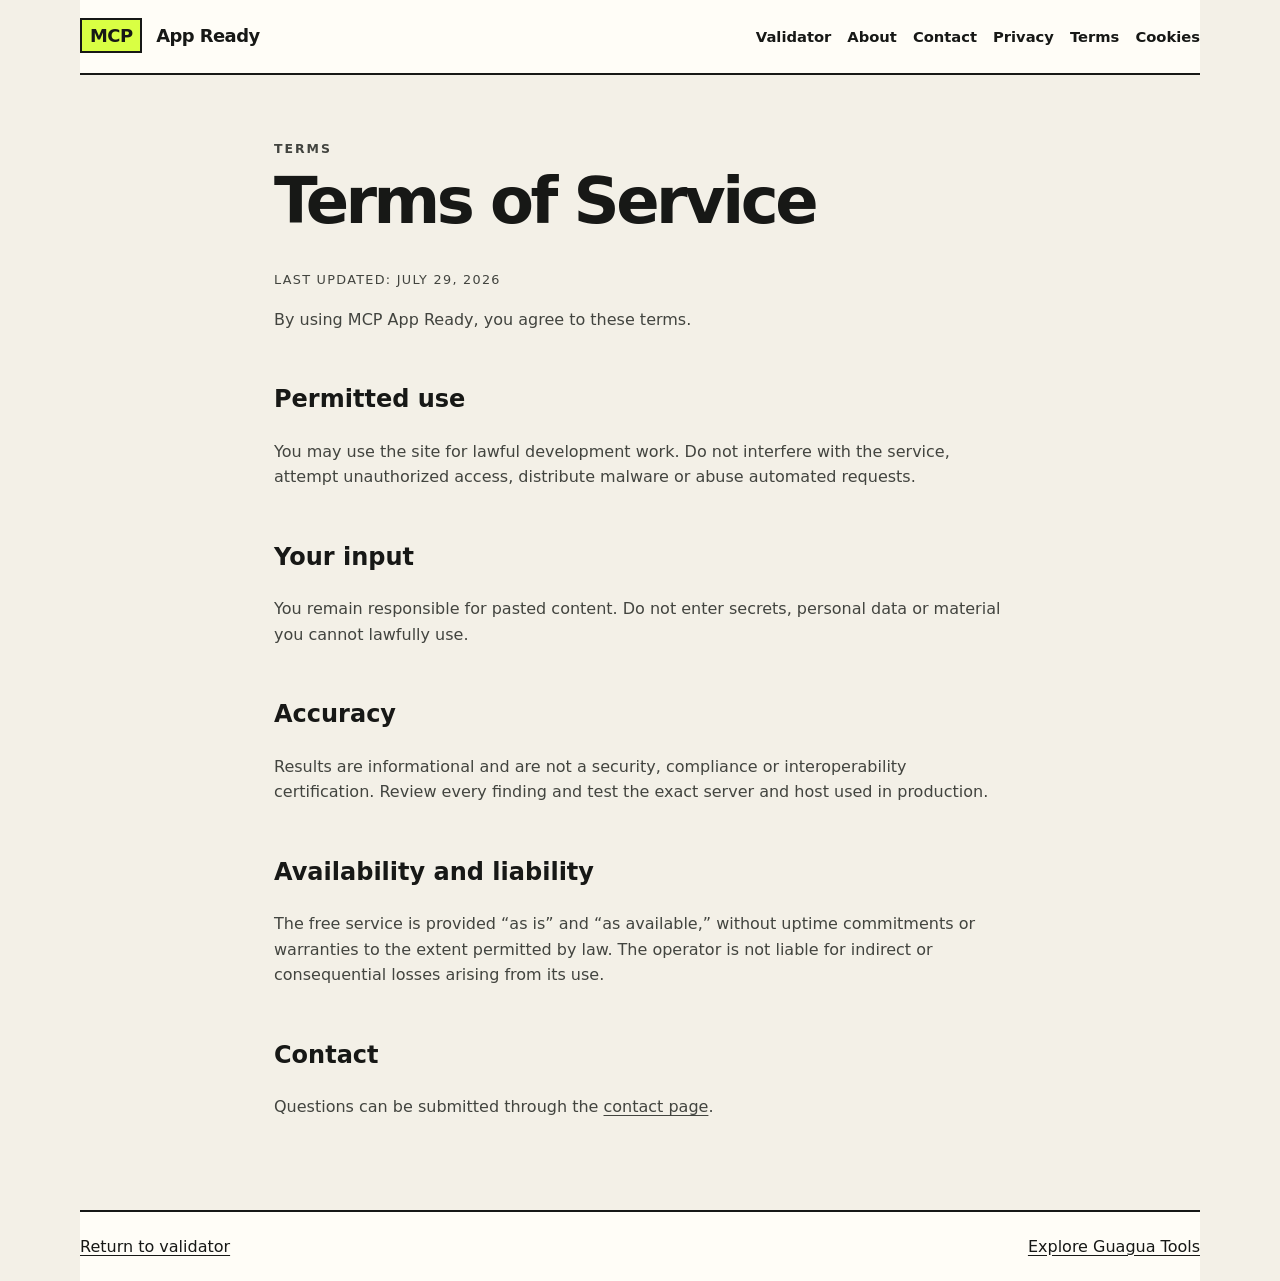
<file: terms.html>
<!doctype html><html lang="en"><head><meta charset="utf-8"><meta name="viewport" content="width=device-width,initial-scale=1"><title>Terms of Service | MCP App Ready</title><meta name="description" content="Terms governing use of the free MCP Apps validator and reference content."><link rel="canonical" href="https://mcpapps.guagua-alvin.top/terms"><link rel="stylesheet" href="/styles.css"><link rel="icon" href="/favicon.svg"><script async src="https://pagead2.googlesyndication.com/pagead/js/adsbygoogle.js?client=ca-pub-3191558815455000" crossorigin="anonymous"></script></head><body><header class="policy-header"><a class="brand" href="/"><span>MCP</span> App Ready</a><nav><a href="/">Validator</a><a href="/about">About</a><a href="/contact">Contact</a><a href="/privacy">Privacy</a><a href="/terms">Terms</a><a href="/cookies">Cookies</a></nav></header><main class="policy-page"><p class="kicker">TERMS</p><h1>Terms of Service</h1><p class="updated">Last updated: July 29, 2026</p><p>By using MCP App Ready, you agree to these terms.</p><h2>Permitted use</h2><p>You may use the site for lawful development work. Do not interfere with the service, attempt unauthorized access, distribute malware or abuse automated requests.</p><h2>Your input</h2><p>You remain responsible for pasted content. Do not enter secrets, personal data or material you cannot lawfully use.</p><h2>Accuracy</h2><p>Results are informational and are not a security, compliance or interoperability certification. Review every finding and test the exact server and host used in production.</p><h2>Availability and liability</h2><p>The free service is provided “as is” and “as available,” without uptime commitments or warranties to the extent permitted by law. The operator is not liable for indirect or consequential losses arising from its use.</p><h2>Contact</h2><p>Questions can be submitted through the <a href="/contact">contact page</a>.</p></main><footer class="policy-footer"><a href="/">Return to validator</a><a href="https://guagua-alvin.top/">Explore Guagua Tools</a></footer></body></html>
</file>
<file: styles.css>
:root{--ink:#171816;--paper:#f3f0e7;--card:#fffdf7;--line:#c9c5b8;--acid:#d9ff43;--blue:#3859ff;--red:#d83b32;--muted:#696b65;--shadow:8px 8px 0 #171816}
*{box-sizing:border-box}
html{scroll-behavior:smooth}
body{margin:0;background:var(--paper);color:var(--ink);font:16px/1.6 Inter,ui-sans-serif,system-ui,-apple-system,BlinkMacSystemFont,"Segoe UI",sans-serif}
a{color:inherit;text-underline-offset:3px}
.sr-only{position:absolute;width:1px;height:1px;padding:0;margin:-1px;overflow:hidden;clip:rect(0,0,0,0);white-space:nowrap;border:0}
button,textarea{font:inherit}
.shell{width:min(1180px,calc(100% - 32px));margin:auto}
header{border-bottom:2px solid var(--ink);background:var(--card);position:relative;z-index:4}
.topbar{min-height:72px;display:flex;align-items:center;justify-content:space-between;gap:24px}
.brand{font-size:1.12rem;font-weight:900;text-decoration:none;letter-spacing:-.03em}.brand span{background:var(--acid);padding:5px 8px;border:2px solid var(--ink);margin-right:8px}
nav{display:flex;gap:18px;align-items:center;flex-wrap:wrap}nav a{font-weight:700;text-decoration:none;font-size:.92rem}
.hero{padding:68px 0 44px;display:grid;grid-template-columns:1.2fr .8fr;gap:44px;align-items:end}
.eyebrow,.kicker{font-size:.78rem;letter-spacing:.16em;font-weight:900;text-transform:uppercase}
.eyebrow span{background:var(--blue);color:white;padding:5px 9px}
h1{font-size:clamp(3rem,8vw,6.7rem);letter-spacing:-.075em;line-height:.86;margin:.22em 0}.hero h1 em{font-style:normal;color:var(--blue)}
.lede{font-size:1.15rem;max-width:680px;color:#3f413d}.hero-note{border:2px solid var(--ink);background:var(--acid);padding:24px;box-shadow:var(--shadow);transform:rotate(1deg)}
.hero-note strong{display:block;font-size:1.4rem;line-height:1.2;margin-bottom:10px}
.workspace{display:grid;grid-template-columns:1fr 1fr;border:2px solid var(--ink);background:var(--card);box-shadow:var(--shadow);margin:26px auto 76px}
.panel{min-width:0}.panel:first-child{border-right:2px solid var(--ink)}
.panel-head{padding:14px 18px;border-bottom:2px solid var(--ink);display:flex;align-items:center;justify-content:space-between;gap:12px;background:#ebe7dc}
.panel-head h2{font-size:1rem;margin:0;letter-spacing:.02em}
.actions{display:flex;gap:8px;flex-wrap:wrap}
button{border:2px solid var(--ink);background:var(--card);color:var(--ink);font-weight:800;padding:8px 12px;cursor:pointer;box-shadow:3px 3px 0 var(--ink)}
button:hover{transform:translate(1px,1px);box-shadow:2px 2px 0 var(--ink)}button.primary{background:var(--blue);color:white}button.small{font-size:.8rem;padding:5px 9px}
textarea{display:block;width:100%;min-height:520px;padding:20px;border:0;resize:vertical;background:#11140f;color:#d9ff43;font:14px/1.6 ui-monospace,SFMono-Regular,Menlo,Consolas,monospace;outline:0}
.results{min-height:520px;padding:20px;overflow:auto}.empty{color:var(--muted);max-width:440px;margin:70px auto;text-align:center}.empty b{display:block;font-size:2.6rem;color:var(--ink)}
.summary{display:grid;grid-template-columns:repeat(3,1fr);gap:10px;margin-bottom:18px}.metric{border:2px solid var(--ink);padding:12px;background:var(--paper)}.metric b{display:block;font-size:1.7rem;line-height:1}
.issue{border-left:5px solid var(--red);background:#fff1ec;padding:12px 14px;margin:10px 0}.issue.warning{border-color:#d59000;background:#fff8d9}.issue.success{border-color:#438c3b;background:#edfbe8}
.issue-code{font:700 .75rem/1 ui-monospace,monospace;letter-spacing:.06em}.issue p{margin:6px 0 0}.path{font:12px/1.4 ui-monospace,monospace;color:var(--muted)}
.tree{border:2px solid var(--line);padding:14px;margin-top:18px;background:#faf8f1}.tree h3{margin:0 0 8px}.tree code{display:block;white-space:pre-wrap;font-size:.82rem}
.content{padding:68px 0;border-top:2px solid var(--ink)}.content-grid{display:grid;grid-template-columns:.72fr 1.28fr;gap:60px}.content h2,.policy-page h1{font-size:clamp(2.2rem,5vw,4.6rem);line-height:.95;letter-spacing:-.055em;margin:.1em 0 .6em}.content h3{font-size:1.35rem;margin-top:2em}.content p,.content li,.policy-page p,.policy-page li{color:#42443f}
.steps{counter-reset:step;list-style:none;padding:0}.steps li{counter-increment:step;padding:18px 0 18px 54px;border-bottom:1px solid var(--line);position:relative}.steps li:before{content:counter(step);position:absolute;left:0;top:18px;width:34px;height:34px;border:2px solid var(--ink);display:grid;place-items:center;font-weight:900;background:var(--acid)}
.faq details{border-top:2px solid var(--ink);padding:18px 0}.faq summary{font-weight:850;cursor:pointer}.faq details:last-child{border-bottom:2px solid var(--ink)}
.cards{display:grid;grid-template-columns:repeat(3,1fr);gap:18px}.card{border:2px solid var(--ink);background:var(--card);padding:22px;box-shadow:5px 5px 0 var(--ink)}.card h3{margin-top:0}.card a{font-weight:800}
.policy-page{max-width:780px;margin:64px auto 90px;padding:0 24px}.policy-page h2{margin-top:2em}.policy-header,.policy-footer{width:min(1120px,calc(100% - 32px));margin:auto;padding:22px 0;display:flex;justify-content:space-between;align-items:center;gap:18px;flex-wrap:wrap}.policy-header nav,.policy-footer{display:flex;gap:16px;flex-wrap:wrap}.updated{font-size:.8rem;text-transform:uppercase;letter-spacing:.1em;color:var(--muted)}
footer{border-top:2px solid var(--ink);background:var(--card);padding:32px 0}.footer-row{display:flex;justify-content:space-between;gap:24px;flex-wrap:wrap}.footer-links{display:flex;gap:15px;flex-wrap:wrap}
@media(max-width:800px){.hero,.content-grid,.workspace{grid-template-columns:1fr}.panel:first-child{border-right:0;border-bottom:2px solid var(--ink)}.hero{padding-top:45px}.cards{grid-template-columns:1fr}.topbar{padding:14px 0}.summary{grid-template-columns:1fr}textarea{min-height:390px}.results{min-height:300px}}
</file>
